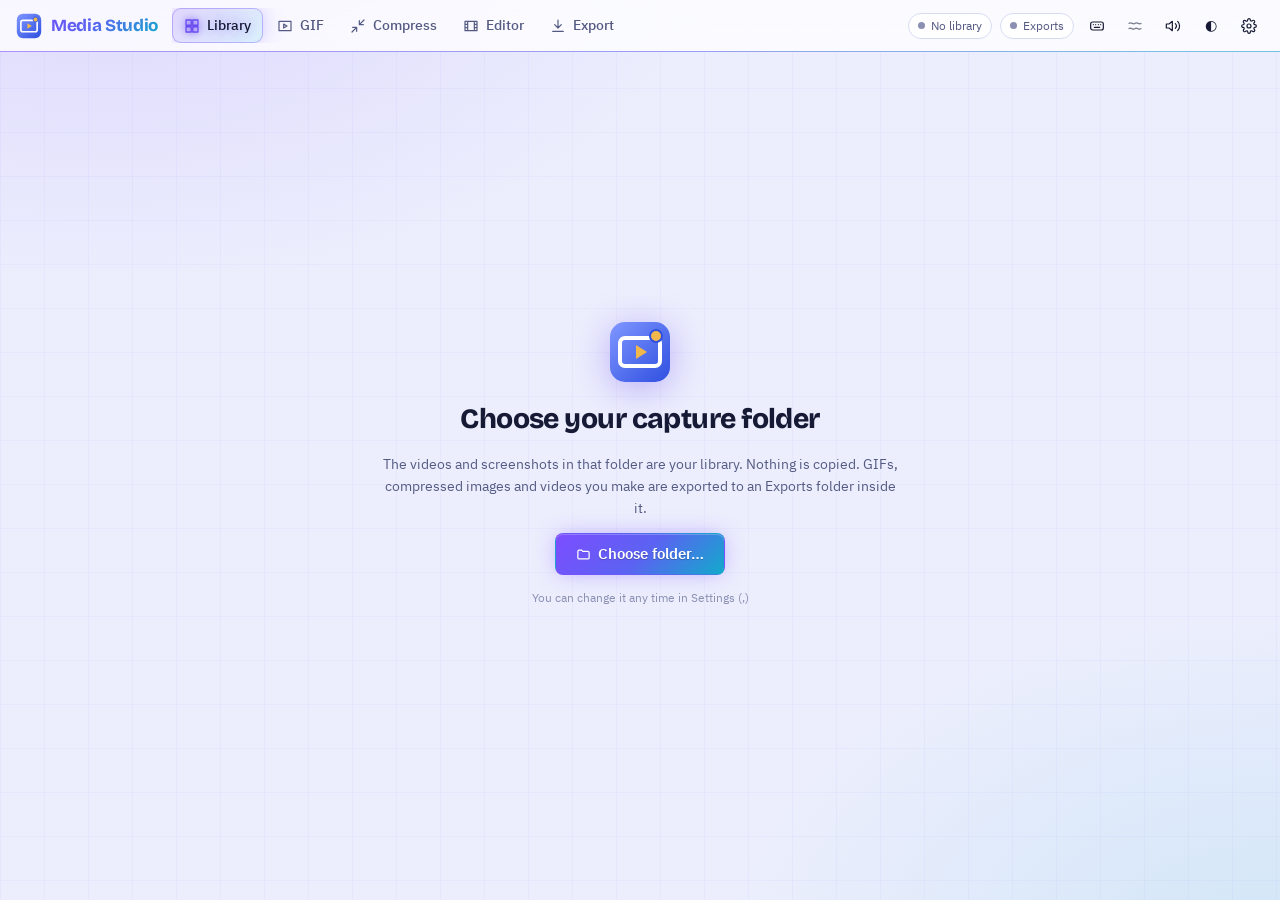
<file: index.html>
<!doctype html>
<html lang="en">
<head>
<meta charset="utf-8">
<meta name="viewport" content="width=device-width, initial-scale=1">
<title>Media Studio</title>
<script>
try {
  var d = document.documentElement, L = localStorage;
  d.dataset.skin = L.getItem("ms.skin") || "neon";
  if (L.getItem("ms.theme")) d.dataset.theme = L.getItem("ms.theme");
  if (L.getItem("ms.motion")) d.dataset.motion = L.getItem("ms.motion");
} catch (e) { document.documentElement.dataset.skin = "neon"; }
</script>
<link rel="icon" href="app/icon.svg" type="image/svg+xml">
<link rel="stylesheet" href="app/style.css">
</head>
<body>
<div class="app">
  <header class="top">
    <div class="brand"><img src="app/icon.svg" alt="" width="26" height="26">Media Studio</div>
    <nav class="tabs" id="tabs" role="tablist"></nav>
    <div class="status">
      <button class="pill" id="libpill" type="button"><span class="dot"></span><span>No library</span></button>
      <button class="pill qpill" id="qpill" type="button"><span class="qf" data-qf></span><span class="dot"></span><span data-qt>Exports</span></button>
      <button class="btn ghost icon-btn" id="hk" type="button" aria-pressed="false"><svg viewBox="0 0 24 24" fill="none" stroke="currentColor" stroke-width="1.8" stroke-linecap="round" stroke-linejoin="round"><rect x="2.5" y="6" width="19" height="12" rx="3"/><path d="M6.5 10h.01M10 10h.01M14 10h.01M17.5 10h.01M8 14h8"/></svg></button>
      <button class="btn ghost icon-btn" id="motion" type="button" title="Motion"></button>
      <button class="btn ghost icon-btn" id="mute" type="button" title="Sounds (M)"></button>
      <button class="btn ghost icon-btn" id="theme" type="button" title="Theme">&#9680;</button>
      <button class="btn ghost icon-btn" id="settings" type="button"><svg viewBox="0 0 24 24" fill="none" stroke="currentColor" stroke-width="1.8" stroke-linecap="round" stroke-linejoin="round"><circle cx="12" cy="12" r="3"/><path d="M19.4 15a1.7 1.7 0 0 0 .3 1.8l.1.1a2 2 0 1 1-2.8 2.8l-.1-.1a1.7 1.7 0 0 0-1.8-.3 1.7 1.7 0 0 0-1 1.5V21a2 2 0 1 1-4 0v-.1a1.7 1.7 0 0 0-1.1-1.5 1.7 1.7 0 0 0-1.8.3l-.1.1a2 2 0 1 1-2.8-2.8l.1-.1a1.7 1.7 0 0 0 .3-1.8 1.7 1.7 0 0 0-1.5-1H3a2 2 0 1 1 0-4h.1a1.7 1.7 0 0 0 1.5-1.1 1.7 1.7 0 0 0-.3-1.8l-.1-.1a2 2 0 1 1 2.8-2.8l.1.1a1.7 1.7 0 0 0 1.8.3H9a1.7 1.7 0 0 0 1-1.5V3a2 2 0 1 1 4 0v.1a1.7 1.7 0 0 0 1 1.5 1.7 1.7 0 0 0 1.8-.3l.1-.1a2 2 0 1 1 2.8 2.8l-.1.1a1.7 1.7 0 0 0-.3 1.8V9a1.7 1.7 0 0 0 1.5 1H21a2 2 0 1 1 0 4h-.1a1.7 1.7 0 0 0-1.5 1z"/></svg></button>
    </div>
  </header>
  <main class="view" id="view"></main>
</div>
<div class="toast" id="toast" role="status" aria-live="polite"></div>
<script src="app/core/util.js"></script>
<script src="app/core/sfx.js"></script>
<script src="app/core/ui.js"></script>
<script src="app/core/db.js"></script>
<script src="app/core/lib.js"></script>
<script src="app/core/src.js"></script>
<script src="app/core/queue.js"></script>
<script src="app/gif/worker.js"></script>
<script src="app/gif/nexus.js"></script>
<script src="app/video/mp4.js"></script>
<script src="app/video/render.js"></script>
<script src="app/tabs/library.js"></script>
<script src="app/tabs/gif.js"></script>
<script src="app/tabs/compress.js"></script>
<script src="app/tabs/editor.js"></script>
<script src="app/tabs/export.js"></script>
<script src="app/core/shell.js"></script>
</body>
</html>
</file>
<file: app/style.css>
@font-face { font-family: "Bricolage Grotesque"; src: url(fonts/bricolage-grotesque-latin-wght-normal.woff2) format("woff2"); font-weight: 200 800; font-display: swap; }
@font-face { font-family: "IBM Plex Sans"; src: url(fonts/ibm-plex-sans-latin-400-normal.woff2) format("woff2"); font-weight: 400; font-display: swap; }
@font-face { font-family: "IBM Plex Sans"; src: url(fonts/ibm-plex-sans-latin-500-normal.woff2) format("woff2"); font-weight: 500; font-display: swap; }
@font-face { font-family: "IBM Plex Sans"; src: url(fonts/ibm-plex-sans-latin-600-normal.woff2) format("woff2"); font-weight: 600; font-display: swap; }
@font-face { font-family: "IBM Plex Mono"; src: url(fonts/ibm-plex-mono-latin-400-normal.woff2) format("woff2"); font-weight: 400; font-display: swap; }
@font-face { font-family: "IBM Plex Mono"; src: url(fonts/ibm-plex-mono-latin-500-normal.woff2) format("woff2"); font-weight: 500; font-display: swap; }
:root {
  --bg: #eceff3; --surface: #ffffff; --surface-2: #f5f6f8; --surface-3: #e9ecf1;
  --ink: #141a22; --ink-2: #566070; --ink-3: #8a93a3; --line: #d8dce3;
  --accent: #2f4fe0; --accent-ink: #ffffff; --accent-soft: rgba(47, 79, 224, .10);
  --mark: #d98a00; --mark-soft: rgba(217, 138, 0, .16); --neon: #e2a900;
  --danger: #b8322a; --ok: #1d7f55; --cyan: #0f8fa8; --purple: #7a4fd0; --orange: #d0681f;
  --screen: #0b0e13; --shade: rgba(20, 26, 34, .55);
  --f-display: "Bricolage Grotesque", "Segoe UI", system-ui, sans-serif;
  --f-body: "IBM Plex Sans", "Segoe UI", system-ui, sans-serif;
  --f-mono: "IBM Plex Mono", Consolas, ui-monospace, monospace;
  --r: 12px; --r-sm: 8px;
  /* motion: iOS-like curves. --spring is a damped spring (zeta .85, ~0.6% overshoot), --bounce a livelier one (zeta .7) */
  --ease: cubic-bezier(.32, .72, 0, 1);
  --ease-out: cubic-bezier(.22, 1, .36, 1);
  --spring: linear(0, .018, .065, .13, .206, .287, .369, .449, .524, .594, .658, .715, .765, .809, .846, .878, .905, .927, .946, .96, .972, .982, .989, .995, .999, 1.002, 1.004, 1.005, 1.006, 1.006, 1.006, 1.006, 1.006, 1.005, 1.005, 1.004, 1.004, 1.003, 1.003, 1.002, 1);
  --bounce: linear(0, .023, .084, .169, .267, .372, .475, .574, .665, .745, .815, .874, .923, .961, .991, 1.013, 1.029, 1.038, 1.044, 1.046, 1.045, 1.043, 1.039, 1.035, 1.03, 1.025, 1.021, 1.016, 1.013, 1.009, 1.006, 1.004, 1.002, 1.001, 1, .999, .998, .998, .998, .998, 1);
  --ring: color-mix(in srgb, var(--accent) 28%, transparent);
  --sh-1: 0 1px 2px rgba(16, 24, 40, .04), 0 1px 3px rgba(16, 24, 40, .05);
  --sh-2: 0 10px 24px -8px rgba(16, 24, 40, .14), 0 3px 6px -3px rgba(16, 24, 40, .08);
  --sh-3: 0 28px 70px -16px rgba(16, 24, 40, .38), 0 8px 20px -10px rgba(16, 24, 40, .2);
  --glow: radial-gradient(1100px 380px at 50% -220px, var(--accent-soft), transparent 70%);
  color-scheme: light;
}
@media (prefers-color-scheme: dark) { :root:not([data-theme="light"]) {
    --bg: #0d1015; --surface: #151920; --surface-2: #1b2029; --surface-3: #222834;
    --ink: #e6e9ef; --ink-2: #97a1b1; --ink-3: #687284; --line: #2a303b;
    --accent: #7f97ff; --accent-ink: #0d1015; --accent-soft: rgba(127, 151, 255, .14);
    --mark: #f2b84b; --mark-soft: rgba(242, 184, 75, .18); --neon: #ffd84a;
    --danger: #f07a70; --ok: #5cc995; --cyan: #4fd1e8; --purple: #b495ff; --orange: #ff9a52;
    --screen: #05070a; --shade: rgba(0, 0, 0, .6); color-scheme: dark;
    --sh-1: 0 1px 2px rgba(0, 0, 0, .3); --sh-2: 0 12px 28px -10px rgba(0, 0, 0, .6), 0 3px 8px -4px rgba(0, 0, 0, .4); --sh-3: 0 30px 80px -16px rgba(0, 0, 0, .75);
  } }
:root[data-theme="dark"] {
  --bg: #0d1015; --surface: #151920; --surface-2: #1b2029; --surface-3: #222834;
  --ink: #e6e9ef; --ink-2: #97a1b1; --ink-3: #687284; --line: #2a303b;
  --accent: #7f97ff; --accent-ink: #0d1015; --accent-soft: rgba(127, 151, 255, .14);
  --mark: #f2b84b; --mark-soft: rgba(242, 184, 75, .18); --neon: #ffd84a;
  --danger: #f07a70; --ok: #5cc995; --cyan: #4fd1e8; --purple: #b495ff; --orange: #ff9a52;
  --screen: #05070a; --shade: rgba(0, 0, 0, .6); color-scheme: dark;
    --sh-1: 0 1px 2px rgba(0, 0, 0, .3); --sh-2: 0 12px 28px -10px rgba(0, 0, 0, .6), 0 3px 8px -4px rgba(0, 0, 0, .4); --sh-3: 0 30px 80px -16px rgba(0, 0, 0, .75);
}
* { box-sizing: border-box; }
[hidden] { display: none !important; }
html, body { height: 100%; }
body { margin: 0; background: var(--glow), var(--bg); color: var(--ink); font: 14px/1.5 var(--f-body); -webkit-font-smoothing: antialiased; overflow: hidden; }
button, input, select, textarea { font: inherit; color: inherit; }
button { cursor: pointer; -webkit-tap-highlight-color: transparent; }
:focus-visible { outline: 2px solid var(--accent); outline-offset: 2px; transition: outline-offset .25s var(--spring); }
::selection { background: var(--ring); }
::-webkit-scrollbar { width: 11px; height: 11px; }
::-webkit-scrollbar-track { background: transparent; }
::-webkit-scrollbar-thumb { background: color-mix(in srgb, var(--ink-3) 45%, transparent); border: 3px solid transparent; background-clip: content-box; border-radius: 99px; }
::-webkit-scrollbar-thumb:hover { background-color: var(--ink-3); }
::-webkit-scrollbar-corner { background: transparent; }
.num, .mono { font-family: var(--f-mono); font-variant-numeric: tabular-nums; }
kbd { font: 500 11px/1 var(--f-mono); padding: 3px 5px; border: 1px solid var(--line); border-bottom-width: 2px; border-radius: 4px; background: var(--surface-2); color: var(--ink-2); }
h1, h2, h3 { font-family: var(--f-display); margin: 0; letter-spacing: -.01em; }
h2 { font-size: 20px; font-weight: 750; }
h3 { font-size: 15px; font-weight: 650; }
.dim { color: var(--ink-2); }
.faint { color: var(--ink-3); }
.small { font-size: 12px; }
a { color: var(--accent); }
/* ---------- shell ---------- */
.app { display: grid; grid-template-rows: auto 1fr; height: 100vh; }
.top { display: flex; align-items: center; gap: 14px; padding: 8px 16px; background: color-mix(in srgb, var(--surface) 78%, transparent); backdrop-filter: blur(18px) saturate(1.6); border-bottom: 1px solid color-mix(in srgb, var(--line) 70%, transparent); min-width: 0; position: relative; z-index: 5; }
.brand { display: flex; align-items: center; gap: 9px; font: 750 17px/1 var(--f-display); letter-spacing: -.02em; white-space: nowrap; }
.brand img, .brand svg { width: 26px; height: 26px; transition: transform .6s var(--bounce); }
.brand:hover img { transform: rotate(-8deg) scale(1.08); }
.tabs { display: flex; gap: 2px; overflow-x: auto; scrollbar-width: none; flex: 1; min-width: 0; position: relative; isolation: isolate; }
.tab { border: 0; background: none; padding: 7px 12px; border-radius: 9px; color: var(--ink-2); font-weight: 500; white-space: nowrap; display: flex; gap: 7px; align-items: center; transition: color .25s var(--ease), background-color .25s var(--ease), transform .4s var(--spring); }
.tab:hover { color: var(--ink); background: color-mix(in srgb, var(--surface-3) 55%, transparent); }
.tab:active { transform: scale(.95); transition-duration: .1s; }
.tab:focus-visible { outline-offset: -2px; }
/* .tabs scrolls: an outside ring is clipped top and bottom */
.tab[aria-selected="true"] { color: var(--accent); background: none; }
.tab svg { width: 16px; height: 16px; transition: transform .5s var(--bounce); }
.tab[aria-selected="true"] svg { transform: scale(1.12); }
/* the sliding selection behind the active tab (positioned by app.js) */
.tab-ink { position: absolute; top: 0; left: 0; height: 100%; border-radius: 9px; background: var(--accent-soft); box-shadow: inset 0 0 0 1px color-mix(in srgb, var(--accent) 18%, transparent); z-index: -1; pointer-events: none; opacity: 0; }
.tab-ink.ready { opacity: 1; transition: transform .55s var(--spring), width .55s var(--spring), opacity .2s; }
.status { display: flex; align-items: center; gap: 8px; white-space: nowrap; }
.pill { display: inline-flex; align-items: center; gap: 6px; padding: 3px 9px; border-radius: 99px; border: 1px solid var(--line); font-size: 12px; color: var(--ink-2); background: var(--surface-2); transition: border-color .25s var(--ease), background-color .25s var(--ease), color .25s var(--ease), transform .4s var(--spring); }
.pill .dot { width: 7px; height: 7px; border-radius: 50%; background: var(--ink-3); transition: background-color .4s var(--ease); }
.pill.on .dot { background: var(--ok); box-shadow: 0 0 0 3px color-mix(in srgb, var(--ok) 18%, transparent); }
.pill.warn { border-color: var(--mark); color: var(--mark); background: var(--mark-soft); }
.pill.busy { border-color: color-mix(in srgb, var(--accent) 45%, var(--line)); color: var(--accent); }
.pill.busy .dot { background: var(--accent); animation: ping 1.6s var(--ease-out) infinite; }
button.pill:hover { border-color: var(--accent); }
button.pill:active { transform: scale(.94); transition-duration: .1s; }
@keyframes pulse { 50% { opacity: .35; } }
@keyframes ping { 0% { box-shadow: 0 0 0 0 color-mix(in srgb, var(--accent) 55%, transparent); } 80%, 100% { box-shadow: 0 0 0 7px transparent; } }
.btn.icon-btn { width: 30px; height: 30px; padding: 0; border-radius: 50%; }
.btn.icon-btn svg { width: 16px; height: 16px; flex: none; }
.icon-btn.auto svg { opacity: .6; }
/* following the OS */
.view { overflow: auto; min-height: 0; scroll-behavior: smooth; }
.page { padding: 20px 22px 44px; max-width: 1500px; margin: 0 auto; }
.page-head { display: flex; align-items: end; justify-content: space-between; gap: 12px; margin-bottom: 16px; flex-wrap: wrap; }
.page-head h2 { font-size: 24px; letter-spacing: -.025em; }
.page-head p { margin: 2px 0 0; color: var(--ink-2); }
/* ---------- controls ---------- */
.btn { display: inline-flex; align-items: center; justify-content: center; gap: 7px; border: 1px solid var(--line); background: var(--surface); padding: 7px 13px; border-radius: var(--r-sm); font-weight: 500; white-space: nowrap; box-shadow: var(--sh-1);
  transition: transform .45s var(--spring), background-color .2s var(--ease), border-color .2s var(--ease), box-shadow .3s var(--ease), filter .2s var(--ease), opacity .2s var(--ease); }
.btn:hover:not(:disabled) { border-color: color-mix(in srgb, var(--ink-3) 70%, var(--line)); background: color-mix(in srgb, var(--surface-2) 50%, var(--surface)); }
.btn:active:not(:disabled) { transform: scale(.955); transition-duration: .09s; }
.btn:disabled { opacity: .45; cursor: default; box-shadow: none; }
.btn.primary { background: linear-gradient(180deg, color-mix(in srgb, var(--accent) 88%, #fff), var(--accent)); color: var(--accent-ink); border-color: var(--accent);
  box-shadow: 0 1px 0 rgba(255, 255, 255, .18) inset, 0 6px 16px -6px color-mix(in srgb, var(--accent) 65%, transparent); }
.btn.primary:hover:not(:disabled) { filter: brightness(1.07); background: linear-gradient(180deg, color-mix(in srgb, var(--accent) 88%, #fff), var(--accent)); box-shadow: 0 1px 0 rgba(255, 255, 255, .18) inset, 0 10px 22px -8px color-mix(in srgb, var(--accent) 75%, transparent); }
.btn.danger { color: var(--danger); }
.btn.danger:hover:not(:disabled) { border-color: var(--danger); background: color-mix(in srgb, var(--danger) 8%, var(--surface)); }
.btn.ghost { border-color: transparent; background: none; box-shadow: none; }
.btn.ghost:hover:not(:disabled) { background: var(--surface-2); border-color: transparent; }
.btn.sm { padding: 4px 9px; font-size: 12.5px; }
.btn svg { width: 15px; height: 15px; }
.input, select.input, textarea.input { width: 100%; border: 1px solid var(--line); background: var(--surface); padding: 7px 10px; border-radius: var(--r-sm); transition: border-color .2s var(--ease), box-shadow .3s var(--ease), background-color .2s var(--ease); }
.input:hover:not(:focus) { border-color: color-mix(in srgb, var(--ink-3) 55%, var(--line)); }
textarea.input { resize: vertical; min-height: 70px; line-height: 1.45; }
.input:focus { border-color: var(--accent); outline: none; box-shadow: 0 0 0 4px var(--ring); }
label.lab { display: block; font-size: 12px; font-weight: 600; color: var(--ink-2); margin: 0 0 4px; }
.field { margin-bottom: 12px; }
.row { display: flex; gap: 8px; align-items: center; flex-wrap: wrap; }
.row.nowrap { flex-wrap: nowrap; }
.grow { flex: 1; min-width: 0; }
.check { display: inline-flex; gap: 8px; align-items: center; cursor: pointer; user-select: none; }
/* checkboxes in labels are iOS switches */
.check input[type="checkbox"] { appearance: none; margin: 0; flex: none; width: 34px; height: 20px; border-radius: 99px; background: var(--surface-3); box-shadow: inset 0 0 0 1px var(--line); position: relative; cursor: pointer; transition: background-color .3s var(--ease), box-shadow .3s var(--ease); }
.check input[type="checkbox"]::before { content: ""; position: absolute; top: 2px; left: 2px; width: 16px; height: 16px; border-radius: 50%; background: #fff; box-shadow: 0 2px 5px rgba(0, 0, 0, .25), 0 0 0 .5px rgba(0, 0, 0, .06); transition: transform .5s var(--bounce), width .25s var(--ease); }
.check input[type="checkbox"]:active::before { width: 20px; }
.check input[type="checkbox"]:checked { background: var(--ok); box-shadow: inset 0 0 0 1px var(--ok); }
.check input[type="checkbox"]:checked::before { transform: translateX(14px); }
.check input[type="checkbox"]:checked:active::before { transform: translateX(10px); }
.seg { display: inline-flex; gap: 2px; padding: 2px; border: 1px solid var(--line); border-radius: calc(var(--r-sm) + 2px); background: var(--surface-2); }
.seg button { border: 0; background: none; padding: 5px 11px; color: var(--ink-2); font-weight: 500; border-radius: var(--r-sm); transition: background-color .3s var(--ease), color .2s var(--ease), box-shadow .3s var(--ease), transform .4s var(--spring); }
.seg button:hover { color: var(--ink); }
.seg button:active { transform: scale(.94); transition-duration: .09s; }
.seg button[aria-pressed="true"] { background: var(--surface); color: var(--accent); box-shadow: var(--sh-1), 0 0 0 .5px var(--line); }
/* Sliders: the track is one low-to-high gradient (--rg1 to --rg2) the empty part covers from the thumb on
   (--rp = 0..1, kept by app.js fillRange). Classic and Neon: a plain circle thumb; Glass: a clear glass lens (skin block below).
   Stepped sliders (.stepped) glide between steps: the thumb slides in from its old spot (--dx), the fill follows (--rp), both over --glide. */
@property --rp { syntax: "<number>"; inherits: true; initial-value: .5; }
input[type="range"] { --rp: .5; --tw: 18px; --th: 18px; --glide: .42s; height: 28px;
  --rg1: color-mix(in srgb, var(--accent) 75%, #000); --rg2: var(--accent); --rail: color-mix(in srgb, var(--ink) 13%, var(--surface));
  -webkit-appearance: none; appearance: none; background: none; cursor: pointer; accent-color: var(--rg2); }
input[type="range"]::-webkit-slider-runnable-track { height: 6px; border-radius: 99px;
  /* the empty rail over the full gradient, cut at the thumb's center */
  --x: calc(var(--tw) / 2 + (100% - var(--tw)) * var(--rp));
  background: linear-gradient(90deg, transparent var(--x), var(--rail) 0), linear-gradient(90deg, var(--rg1), var(--rg2)); }
input[type="range"]::-webkit-slider-thumb { -webkit-appearance: none; width: var(--tw); height: var(--th); margin-top: calc(3px - var(--th) / 2); border-radius: 50%;
  background: var(--rg2); box-shadow: 0 0 0 2px var(--surface), 0 1px 4px rgba(0, 0, 0, .3);
  transform: translateX(var(--dx, 0px)); transition: transform var(--glide) var(--ease-out), box-shadow .3s var(--ease); }
input[type="range"]:hover::-webkit-slider-thumb { box-shadow: 0 0 0 2px var(--surface), 0 0 0 6px color-mix(in srgb, var(--rg2) 18%, transparent), 0 1px 4px rgba(0, 0, 0, .3); }
input[type="range"]:active::-webkit-slider-thumb { transform: translateX(var(--dx, 0px)) scale(1.15); }
input[type="range"].stepped { transition: --rp var(--glide) var(--ease-out); }
input[type="range"].snap::-webkit-slider-thumb { transition: box-shadow .3s var(--ease); }
input[type="range"]:focus-visible { outline: none; }
input[type="range"]:focus-visible::-webkit-slider-thumb { box-shadow: 0 0 0 2px var(--surface), 0 0 0 5px color-mix(in srgb, var(--rg2) 55%, transparent); }
input[type="range"]::-moz-range-track { height: 6px; border-radius: 99px; background: var(--rail); }
input[type="range"]::-moz-range-progress { height: 6px; border-radius: 99px; background: linear-gradient(90deg, var(--rg1), var(--rg2)); }
input[type="range"]::-moz-range-thumb { width: var(--tw); height: var(--th); border: 0; border-radius: 50%; background: var(--rg2); box-shadow: 0 0 0 2px var(--surface), 0 1px 4px rgba(0, 0, 0, .3); }
input[type="range"]:disabled { opacity: .45; cursor: default; }
.slider { display: flex; align-items: center; gap: 8px; }
.slider input[type="range"] { flex: 1; min-width: 0; }
.slider .input { width: 90px; flex: none; }
.slider .off { color: var(--ink-3); font-size: 12px; }
.slider .auto { color: var(--ink-3); font-size: 12px; white-space: nowrap; }
.card { background: var(--surface); border: 1px solid var(--line); border-radius: var(--r); padding: 14px; box-shadow: var(--sh-1); transition: box-shadow .35s var(--ease), border-color .35s var(--ease); }
.card + .card { margin-top: 12px; }
.card h3 { margin-bottom: 10px; }
.split { display: grid; grid-template-columns: minmax(0, 1fr) 360px; gap: 14px; align-items: start; }
.split.wide-side { grid-template-columns: minmax(0, 1fr) 420px; }
@media (max-width: 1050px) { .split, .split.wide-side { grid-template-columns: 1fr; } }
.empty { padding: 40px 20px; text-align: center; color: var(--ink-2); border: 1px dashed var(--line); border-radius: var(--r); animation: fadeUp .5s var(--ease-out) both; }
.bar { height: 6px; background: var(--surface-3); border-radius: 99px; overflow: hidden; }
.bar > i { display: block; height: 100%; background: var(--accent); border-radius: 99px; transition: width .6s var(--spring); }
/* a running job's bar has a moving sheen */
.bar[data-job] > i { background: linear-gradient(90deg, var(--accent) 0 35%, color-mix(in srgb, var(--accent) 55%, #fff) 50%, var(--accent) 65% 100%) 0 0 / 300% 100%; animation: sheen 1.8s linear infinite; }
@keyframes sheen { from { background-position: 100% 0; } to { background-position: -50% 0; } }
/* spacing: one scale (4, 8, 12, 16 px) instead of one-off margins */
.mt-1 { margin-top: 4px !important; }
.mt-2 { margin-top: 8px !important; }
.mt-3 { margin-top: 12px !important; }
.mt-4 { margin-top: 16px !important; }
.mb-1 { margin-bottom: 4px !important; }
.mb-2 { margin-bottom: 8px !important; }
.mb-3 { margin-bottom: 12px !important; }
.m-0 { margin: 0 !important; }
.w-full { width: 100%; }
/* a row of actions under a result: same gap and spacing everywhere */
/* text under a heading, and the faint how-to line under a tool */
.lead { font-size: 12px; color: var(--ink-2); margin: 0 0 10px; }
.hint { font-size: 12px; color: var(--ink-3); margin: 8px 0 0; }
.actions { display: flex; gap: 6px; flex-wrap: wrap; align-items: center; margin-top: 10px; }
.btn.lg { padding: 9px 20px; font-size: 14.5px; font-weight: 600; }
details.disclosure > summary { cursor: pointer; font-size: 12px; font-weight: 600; color: var(--ink-2); user-select: none; }
details.disclosure > summary:hover { color: var(--ink); }
details.disclosure[open] > summary { margin-bottom: 8px; }
.tag { display: inline-block; max-width: 100%; overflow-wrap: anywhere; font: 500 11px/1.6 var(--f-mono); padding: 0 6px; border-radius: 4px; background: var(--surface-3); color: var(--ink-2); }
/* ---------- media grid ---------- */
.grid { display: grid; grid-template-columns: repeat(auto-fill, minmax(220px, 1fr)); gap: 10px; }
.grid.small { grid-template-columns: repeat(auto-fill, minmax(150px, 1fr)); }
.tile { position: relative; background: var(--screen); border-radius: var(--r-sm); overflow: hidden; aspect-ratio: 16 / 9; cursor: pointer; border: 2px solid transparent; animation: fadeIn .4s var(--ease-out) both;
  transition: transform .5s var(--spring), box-shadow .4s var(--ease), border-color .25s var(--ease); }
.tile:hover { transform: translateY(-3px); box-shadow: var(--sh-2); }
.tile:active { transform: scale(.975); transition-duration: .1s; }
.tile img, .tile video { width: 100%; height: 100%; object-fit: cover; display: block; transition: transform .8s var(--ease-out); }
.tile:hover img { transform: scale(1.045); }
.tile video { position: absolute; inset: 0; }
.tile .cap { position: absolute; left: 0; right: 0; bottom: 0; padding: 14px 8px 5px; background: linear-gradient(transparent, rgba(0, 0, 0, .75)); color: #fff; font-size: 11.5px; display: flex; justify-content: space-between; gap: 6px; }
.tile .cap span:first-child { overflow: hidden; text-overflow: ellipsis; white-space: nowrap; }
.tile .badge { position: absolute; top: 6px; left: 6px; display: flex; gap: 4px; }
.tile .badge b { font: 600 10.5px/1 var(--f-mono); padding: 3px 5px; border-radius: 4px; background: rgba(0, 0, 0, .65); color: #fff; }
.tile .badge b.ok { background: var(--ok); color: #04130c; }
.tile .badge b.mark { background: var(--mark); color: #1a1000; }
.tile.sel { border-color: var(--accent); }
.tile.cur { border-color: var(--mark); }
.tile .scrub { position: absolute; left: 0; bottom: 0; height: 3px; background: var(--mark); pointer-events: none; }
.tile.text-tile { background: var(--surface-2); color: var(--ink); padding: 10px; font-size: 12px; overflow: hidden; }
.tile.audio-tile { background: linear-gradient(135deg, var(--surface-3), var(--surface-2)); display: grid; place-items: center; color: var(--ink-2); }
.tile.audio-tile svg { width: 40px; height: 40px; opacity: .7; }
/* ---------- viewer ---------- */
.viewer { background: var(--screen); border-radius: var(--r); overflow: hidden; position: relative; }
.viewer video, .viewer img { width: 100%; max-height: 62vh; display: block; object-fit: contain; background: var(--screen); }
.viewer .zoom-layer { display: block; }
.viewer.svg-view, .viewer.svg-view img { background: var(--surface-2); }
.viewer.svg-view img { padding: 10px; }
.viewer:fullscreen { border-radius: 0; display: grid; place-items: center; }
.viewer:fullscreen .zoom-layer { width: 100%; }
.viewer:fullscreen video, .viewer:fullscreen img { max-height: 100vh; }
/* Library: the stage stays fullscreen while prev / next swap the viewer inside it */
.gal-stage:fullscreen { background: var(--screen); display: grid; }
.gal-stage:fullscreen > .viewer { border-radius: 0; display: grid; place-items: center; }
.gal-stage:fullscreen .zoom-layer { width: 100%; }
.gal-stage:fullscreen video, .gal-stage:fullscreen img { max-height: 100vh; }
/* zoom and pan (app.js zoomable) */
.zoomable { position: relative; overflow: hidden; touch-action: none; }
.zoom-target { transform-origin: 0 0; }
.zoomable.zoomed, .zoomable.can-pan { cursor: grab; }
.zoomable.panning { cursor: grabbing; }
.zoom-ui { position: absolute; top: 8px; right: 8px; z-index: 4; display: flex; align-items: center; gap: 2px; padding: 2px 2px 2px 8px; border-radius: 99px; background: rgba(10, 12, 16, .62); backdrop-filter: blur(8px); color: #fff;
  font-size: 11px; opacity: 0; transition: opacity .2s var(--ease); }
.zoomable:hover > .zoom-ui, .zoomable.zoomed > .zoom-ui, .zoom-ui:focus-within { opacity: 1; }
.zoom-ui .num { min-width: 36px; text-align: right; opacity: .85; }
.zb { border: 0; background: none; color: inherit; width: 26px; height: 26px; border-radius: 99px; display: inline-grid; place-items: center; padding: 0; font-size: 13px; line-height: 1; transition: background-color .2s var(--ease); }
.zb:hover { background: rgba(255, 255, 255, .16); }
.zb svg { width: 14px; height: 14px; }
.zb.on { color: var(--mark); }
/* the video bar: over the bottom edge, outside the zoomed layer; shown on hover and while paused */
.vbar { position: absolute; left: 8px; right: 8px; bottom: 8px; z-index: 4; display: flex; align-items: center; gap: 6px; padding: 3px 10px 3px 3px; border-radius: 99px; background: rgba(10, 12, 16, .62);
  backdrop-filter: blur(8px); color: #fff; font-size: 11px; opacity: 0; transition: opacity .25s var(--ease); }
.viewer:hover > .vbar, .viewer.paused > .vbar, .vbar:focus-within { opacity: 1; }
.vbar input[type="range"] { flex: 1; min-width: 60px; --rail: rgba(255, 255, 255, .22); }
.vbar .num { opacity: .85; white-space: nowrap; }
.transport { display: flex; align-items: center; gap: 10px; padding: 8px 10px; background: var(--surface); border: 1px solid var(--line); border-top: 0; border-radius: 0 0 var(--r) var(--r); flex-wrap: wrap; }
.timeline-mini { position: relative; height: 34px; background: var(--surface-2); border-radius: 6px; cursor: pointer; flex: 1; min-width: 200px; overflow: hidden; }
.timeline-mini .sel { position: absolute; top: 0; bottom: 0; background: var(--mark-soft); border-left: 2px solid var(--mark); border-right: 2px solid var(--mark); }
.timeline-mini .take { position: absolute; top: 22px; height: 8px; background: var(--accent); border-radius: 2px; opacity: .7; }
.timeline-mini .ph { position: absolute; top: 0; bottom: 0; width: 2px; background: var(--ink); }
/* ---------- lists ---------- */
.list { display: flex; flex-direction: column; gap: 6px; }
.item { display: flex; gap: 10px; align-items: center; padding: 8px 10px; border: 1px solid var(--line); border-radius: var(--r-sm); background: var(--surface); min-width: 0;
  transition: background-color .25s var(--ease), border-color .25s var(--ease), transform .45s var(--spring), box-shadow .3s var(--ease); }
.item[style*="cursor:pointer"]:hover, button.item:hover { background: var(--surface-2); }
.item[style*="cursor:pointer"]:active, button.item:active { transform: scale(.98); transition-duration: .09s; }
.item .grow { overflow: hidden; text-overflow: ellipsis; white-space: nowrap; }
.item.active, .item.active:hover { border-color: var(--accent); background: var(--accent-soft); }
.item.done { opacity: .7; }
/* ---------- modal, toast, tray ---------- */
.modal-back { position: fixed; inset: 0; background: var(--shade); backdrop-filter: blur(6px) saturate(1.2); display: grid; place-items: center; z-index: 50; padding: 16px; animation: fadeIn .3s var(--ease) both; }
.modal { background: var(--surface); border: 1px solid color-mix(in srgb, var(--line) 60%, transparent); border-radius: 18px; width: min(860px, 100%); max-height: 86vh; display: flex; flex-direction: column; box-shadow: var(--sh-3); animation: sheetIn .6s var(--spring) both; }
.modal-back.out { animation: fadeOut .22s var(--ease) both; pointer-events: none; }
.modal-back.out .modal { animation: sheetOut .22s var(--ease) both; }
@keyframes sheetIn { from { opacity: 0; transform: translateY(18px) scale(.94); } to { opacity: 1; transform: none; } }
@keyframes sheetOut { to { opacity: 0; transform: translateY(8px) scale(.97); } }
.modal header { padding: 14px 16px; border-bottom: 1px solid var(--line); display: flex; align-items: center; gap: 10px; }
.modal .body { padding: 14px 16px; overflow: auto; }
.modal footer { padding: 12px 16px; border-top: 1px solid var(--line); display: flex; justify-content: flex-end; gap: 8px; }
/* toast: a pill that springs up from the bottom edge */
.toast { position: fixed; bottom: 22px; left: 50%; display: flex; align-items: center; gap: 10px; background: color-mix(in srgb, var(--ink) 92%, transparent); backdrop-filter: blur(14px); color: var(--bg); padding: 9px 18px 9px 10px; border-radius: 99px; z-index: 60; font-weight: 500; max-width: 90vw; box-shadow: var(--sh-3);
  opacity: 0; transform: translate(-50%, 24px) scale(.9); pointer-events: none; transition: opacity .25s var(--ease), transform .3s var(--ease); }
.toast.show { opacity: 1; transform: translate(-50%, 0) scale(1); pointer-events: auto; transition: opacity .2s var(--ease), transform .6s var(--bounce); }
.toast .ti { width: 22px; height: 22px; flex: none; border-radius: 50%; display: grid; place-items: center; background: var(--ok); color: #fff; font-size: 12px; font-weight: 700; }
.toast.show .ti { animation: iconPop .55s .08s var(--bounce) both; }
.toast.err { background: var(--danger); color: #fff; }
.toast.err .ti { background: rgba(255, 255, 255, .22); }
@keyframes iconPop { from { transform: scale(0) rotate(-30deg); } to { transform: none; } }
@keyframes popIn { from { opacity: 0; transform: translateY(-6px) scale(.94); } to { opacity: 1; transform: none; } }
@keyframes fadeIn { from { opacity: 0; } }
@keyframes fadeOut { to { opacity: 0; } }
@keyframes fadeUp { from { opacity: 0; transform: translateY(6px); } }
.input.sel-sm { width: auto; max-width: 60%; padding: 3px 8px; font-size: 12.5px; }
.clamp3 { display: -webkit-box; -webkit-line-clamp: 3; -webkit-box-orient: vertical; overflow: hidden; }
/* ---------- editor ---------- */
.ed-stage { background: var(--screen); border-radius: var(--r); position: relative; overflow: hidden; aspect-ratio: 16 / 9; max-height: 52vh; margin: 0 auto; }
.ed-stage canvas { width: 100%; height: 100%; display: block; }
.tracks { background: var(--surface); border: 1px solid var(--line); border-radius: var(--r); padding: 8px; overflow-x: auto; user-select: none; }
.track { display: grid; grid-template-columns: 74px 1fr; align-items: stretch; min-height: 44px; }
.track + .track { border-top: 1px solid var(--line); }
.track .tname { font: 600 11px/1 var(--f-mono); color: var(--ink-2); display: flex; align-items: center; padding-left: 4px; }
.track .lane { position: relative; height: 44px; }
.clip { position: absolute; top: 5px; bottom: 5px; border-radius: 6px; overflow: hidden; font-size: 11px; color: #fff; padding: 3px 6px; white-space: nowrap; text-overflow: ellipsis; cursor: grab; border: 2px solid transparent; background-size: auto 100%; background-repeat: repeat-x; }
.clip.v { background-color: #3b54d6; }
.clip.o { background-color: #8a50d0; }
.clip.t { background-color: #b06a12; }
.clip.a { background-color: #1d8a5e; }
.clip.sel { border-color: var(--mark); }
.clip .h { position: absolute; top: 0; bottom: 0; width: 7px; cursor: ew-resize; }
.clip .h.l { left: 0; }
.clip .h.r { right: 0; }
.clip span { position: relative; text-shadow: 0 1px 2px rgba(0, 0, 0, .6); }
.ruler { position: relative; height: 18px; margin-left: 74px; font: 10px/18px var(--f-mono); color: var(--ink-3); cursor: pointer; }
.ruler i { position: absolute; top: 0; height: 18px; border-left: 1px solid var(--line); padding-left: 3px; font-style: normal; }
.playhead { position: absolute; top: 0; bottom: 0; width: 2px; background: var(--danger); pointer-events: none; z-index: 3; }
.props .field { margin-bottom: 9px; }
.props .two { display: grid; grid-template-columns: 1fr 1fr; gap: 8px; }
/* ---------- image editor ---------- */
.img-stage { background: repeating-conic-gradient(var(--surface-3) 0 25%, var(--surface-2) 0 50%) 50% / 20px 20px; border-radius: var(--r); display: grid; place-items: center; min-height: 420px; overflow: hidden; position: relative; }
.img-stage canvas { max-width: 100%; max-height: 64vh; display: block; touch-action: none; }
/* Settings: topics on the left (sticky), one topic's rows on the right; a row = title + note, its control on the right */
.settings { display: grid; grid-template-columns: 188px minmax(0, 1fr); gap: 22px; min-height: min(64vh, 600px); }
.set-nav { position: sticky; top: 0; align-self: start; display: flex; flex-direction: column; gap: 2px; padding-right: 14px; border-right: 1px solid var(--line); }
.set-nav button { display: flex; align-items: center; gap: 10px; border: 0; background: none; color: var(--ink-2); font: inherit; font-size: 13px; text-align: left;
  padding: 8px 10px; border-radius: var(--r-sm); cursor: pointer; transition: background-color .2s var(--ease), color .2s var(--ease); }
.set-nav button svg { width: 17px; height: 17px; flex: none; opacity: .8; }
.set-nav button:hover { background: var(--surface-2); color: var(--ink); }
.set-nav button[aria-selected="true"] { background: var(--accent-soft); color: var(--accent); font-weight: 600; }
.set-nav button[aria-selected="true"] svg { opacity: 1; }
.set-sec { animation: fadeUp .28s var(--ease) both; }
.set-h { font-size: 18px; margin: 2px 0 10px; }
.set-g { font-size: 11px; font-weight: 700; letter-spacing: .08em; text-transform: uppercase; color: var(--ink-3); margin: 22px 0 2px; }
.set-row { display: flex; align-items: center; gap: 18px; padding: 12px 0; border-bottom: 1px solid var(--line); }
.set-row:last-child { border-bottom: 0; }
.set-row.col { flex-direction: column; align-items: stretch; gap: 2px; }
.set-row .grow { min-width: 0; }
.set-t { font-weight: 600; font-size: 13.5px; margin-bottom: 2px; }
.set-ctl { flex: none; display: flex; align-items: center; gap: 8px; }
@media (max-width: 680px) { .settings { grid-template-columns: minmax(0, 1fr); gap: 12px; } .set-nav { position: static; flex-direction: row; overflow-x: auto; padding: 0 0 8px; border-right: 0; border-bottom: 1px solid var(--line); } .set-nav button { flex: none; } .set-row { flex-wrap: wrap; } }
.ellipsis { overflow: hidden; text-overflow: ellipsis; white-space: nowrap; min-width: 0; }
.nw { white-space: nowrap; }
.t-danger { color: var(--danger); }
.t-mark { color: var(--mark); }
.t-ok { color: var(--ok); }
.tag.t-mark { background: var(--mark-soft); }
/* "you are here": the item a jump landed on flashes */
.flash { animation: flash 1.6s var(--ease-out) both; position: relative; z-index: 1; }
@keyframes flash {
  0% { box-shadow: 0 0 0 0 var(--mark), 0 0 0 0 transparent; transform: scale(1); }
  12% { box-shadow: 0 0 0 3px var(--mark), 0 0 28px 6px var(--mark-soft); transform: scale(1.035); }
  30% { transform: scale(1); }
  70% { box-shadow: 0 0 0 3px var(--mark), 0 0 22px 4px var(--mark-soft); }
  100% { box-shadow: 0 0 0 0 transparent, 0 0 0 0 transparent; }
}
/* views redrawn every snapshot: no entrance animation, or it replays forever */
.live .empty { animation: none; }
/* theme switch: app.js grows the new theme as a circle; no default crossfade */
::view-transition-old(root), ::view-transition-new(root) { animation: none; mix-blend-mode: normal; }
/* motion: follows the OS unless the header toggle forces it (html[data-motion=on|off]) */
@media (prefers-reduced-motion: reduce) { :root:not([data-motion="on"]) *, :root:not([data-motion="on"]) *::before, :root:not([data-motion="on"]) *::after { animation-duration: .01ms !important; animation-iteration-count: 1 !important; transition-duration: .01ms !important; scroll-behavior: auto !important; } }
:root[data-motion="off"] *, :root[data-motion="off"] *::before, :root[data-motion="off"] *::after { animation-duration: .01ms !important; animation-iteration-count: 1 !important; transition-duration: .01ms !important; scroll-behavior: auto !important; }
/* Library gallery: tile size, list view, prev/next in the viewer */
.lib-view { gap: 8px; flex: 1; min-width: 260px; }
.lib-view input[type=range] { width: 120px; }
.lib-sort { width: auto; padding-top: 4px; padding-bottom: 4px; }
.grid.lib-grid { grid-template-columns: repeat(auto-fill, minmax(var(--lib-tile, 220px), 1fr)); }
.lib-list { display: flex; flex-direction: column; gap: 4px; }
.tile.lib-row { aspect-ratio: auto; display: flex; align-items: center; gap: 10px; padding: 4px 10px 4px 4px; background: var(--surface-2); }
.tile.lib-row:hover { transform: none; }
.lib-thumb { width: 64px; height: 40px; flex: none; border-radius: 4px; overflow: hidden; background: var(--screen); display: grid; place-items: center; color: var(--ink-3); }
.lib-thumb img { width: 100%; height: 100%; object-fit: cover; }
/* Library: videos play over their poster while hovered (library.js hoverPlay); shown once the first frame is ready */
.lib-thumb { position: relative; }
video.hover-play { position: absolute; inset: 0; width: 100%; height: 100%; object-fit: cover; opacity: 0; transition: opacity .25s var(--ease); pointer-events: none; }
video.hover-play.on { opacity: 1; }
.lib-grid.fit video.hover-play { object-fit: contain; }
.lib-text { min-width: 0; }
.lib-meta { white-space: nowrap; }
.gal-nav { position: absolute; top: 50%; z-index: 4; transform: translateY(-50%); width: 36px; height: 56px; border: 0; border-radius: 8px; background: rgba(10, 12, 16, .55); color: #fff; font-size: 26px; cursor: pointer; opacity: 0; transition: opacity .2s; }
.gal-nav.prev { left: 8px; }
.gal-nav.next { right: 8px; }
.viewer:hover > .gal-nav, .gal-stage:fullscreen .gal-nav { opacity: .85; }
.gal-nav:hover { opacity: 1 !important; background: rgba(10, 12, 16, .8); }
.gal-count { position: absolute; top: 10px; left: 10px; z-index: 4; font-size: 11.5px; padding: 2px 8px; border-radius: 99px; background: rgba(10, 12, 16, .55); color: #fff; opacity: 0; transition: opacity .2s; }
.viewer:hover > .gal-count, .gal-stage:fullscreen .gal-count { opacity: .85; }
/* ---------- motion kit (both skins; the motion toggle and reduce-motion rules above govern all of it) ---------- */
@keyframes spin { to { transform: rotate(360deg); } }
@keyframes bob { 50% { transform: translateY(-4px); } }
@keyframes popTile { from { opacity: 0; transform: translateY(10px) scale(.94); } }
@keyframes shimmer { from { background-position: 150% 0; } to { background-position: -50% 0; } }
@keyframes glowPulse { 0%, 100% { box-shadow: 0 0 0 0 transparent; } 50% { box-shadow: 0 0 18px -2px color-mix(in srgb, var(--accent) 55%, transparent); } }
.skel { border-radius: var(--r-sm); background: linear-gradient(100deg, var(--surface-2) 30%, var(--surface-3) 50%, var(--surface-2) 70%) 0 0 / 300% 100%; animation: shimmer 1.4s linear infinite; min-height: 14px; }
.tile { animation-name: popTile; animation-duration: .5s; animation-timing-function: var(--spring); }
@supports (animation-delay: calc(sibling-index() * 1ms)) { .grid .tile { animation-delay: calc(min(sibling-index(), 18) * 22ms); } }
@keyframes sheetIn { from { opacity: 0; transform: translateY(18px) scale(.94); filter: blur(8px); } to { opacity: 1; transform: none; filter: none; } }
/* ---------- Neon skin (default). Classic = the tokens above. Settings > Appearance picks; html[data-skin] ---------- */
:root[data-skin="neon"] {
  --bg: #eceefd; --surface: #ffffff; --surface-2: #f3f4fe; --surface-3: #e5e8fa;
  --ink: #161a35; --ink-2: #545a82; --ink-3: #8b90b3; --line: #d7dbf2;
  --accent: #6b4cf0; --accent-ink: #ffffff; --accent-soft: rgba(107, 76, 240, .11);
  --cyan: #0b94b3; --purple: #7c4dff; --neon: #e0a800;
  --screen: #0a0b1e; --shade: rgba(22, 26, 53, .5);
  --grad: linear-gradient(135deg, #7c4dff, #5b63f2 52%, #12aacb);
  --glass: color-mix(in srgb, var(--surface) 70%, transparent);
  --edge: linear-gradient(135deg, rgba(124, 77, 255, .55), rgba(91, 99, 242, .18) 45%, rgba(18, 170, 203, .5));
  --glow-1: 0 0 22px -4px rgba(124, 77, 255, .5); --glow-2: 0 0 24px -6px rgba(18, 170, 203, .5);
  --glow: radial-gradient(900px 520px at 8% -8%, rgba(124, 77, 255, .14), transparent 70%), radial-gradient(800px 480px at 100% 105%, rgba(18, 170, 203, .12), transparent 70%),
          linear-gradient(rgba(107, 76, 240, .045) 1px, transparent 1px) 0 0 / 44px 44px, linear-gradient(90deg, rgba(107, 76, 240, .045) 1px, transparent 1px) 0 0 / 44px 44px;
  --sh-1: 0 1px 2px rgba(60, 50, 140, .06), 0 1px 3px rgba(60, 50, 140, .06);
  --sh-2: 0 12px 28px -10px rgba(60, 50, 140, .22), 0 3px 8px -4px rgba(60, 50, 140, .1);
}
@media (prefers-color-scheme: dark) { :root[data-skin="neon"]:not([data-theme="light"]) {
    --bg: #0a0b1e; --surface: #12142e; --surface-2: #181b3b; --surface-3: #212551;
    --ink: #e9ebff; --ink-2: #a0a5d2; --ink-3: #6d739f; --line: #2a2e5c;
    --accent: #9a86ff; --accent-ink: #ffffff; --accent-soft: rgba(154, 134, 255, .16);
    --cyan: #3fe0f5; --purple: #b79cff; --neon: #ffd84a;
    --screen: #04050f; --shade: rgba(3, 4, 14, .66);
    --grad: linear-gradient(135deg, #8b5cf6, #6366f1 52%, #22d3ee);
    --edge: linear-gradient(135deg, rgba(139, 92, 246, .75), rgba(99, 102, 241, .22) 45%, rgba(34, 211, 238, .65));
    --glow-1: 0 0 26px -4px rgba(139, 92, 246, .65); --glow-2: 0 0 26px -6px rgba(34, 211, 238, .55);
    --glow: radial-gradient(900px 520px at 8% -8%, rgba(139, 92, 246, .22), transparent 70%), radial-gradient(800px 480px at 100% 105%, rgba(34, 211, 238, .14), transparent 70%),
            linear-gradient(rgba(139, 92, 246, .06) 1px, transparent 1px) 0 0 / 44px 44px, linear-gradient(90deg, rgba(139, 92, 246, .06) 1px, transparent 1px) 0 0 / 44px 44px;
    --sh-1: 0 1px 2px rgba(0, 0, 0, .35); --sh-2: 0 12px 28px -10px rgba(0, 0, 0, .65), 0 3px 8px -4px rgba(0, 0, 0, .45);
  } }
:root[data-skin="neon"][data-theme="dark"] {
  --bg: #0a0b1e; --surface: #12142e; --surface-2: #181b3b; --surface-3: #212551;
  --ink: #e9ebff; --ink-2: #a0a5d2; --ink-3: #6d739f; --line: #2a2e5c;
  --accent: #9a86ff; --accent-ink: #ffffff; --accent-soft: rgba(154, 134, 255, .16);
  --cyan: #3fe0f5; --purple: #b79cff; --neon: #ffd84a;
  --screen: #04050f; --shade: rgba(3, 4, 14, .66);
  --grad: linear-gradient(135deg, #8b5cf6, #6366f1 52%, #22d3ee);
  --edge: linear-gradient(135deg, rgba(139, 92, 246, .75), rgba(99, 102, 241, .22) 45%, rgba(34, 211, 238, .65));
  --glow-1: 0 0 26px -4px rgba(139, 92, 246, .65); --glow-2: 0 0 26px -6px rgba(34, 211, 238, .55);
  --glow: radial-gradient(900px 520px at 8% -8%, rgba(139, 92, 246, .22), transparent 70%), radial-gradient(800px 480px at 100% 105%, rgba(34, 211, 238, .14), transparent 70%),
          linear-gradient(rgba(139, 92, 246, .06) 1px, transparent 1px) 0 0 / 44px 44px, linear-gradient(90deg, rgba(139, 92, 246, .06) 1px, transparent 1px) 0 0 / 44px 44px;
  --sh-1: 0 1px 2px rgba(0, 0, 0, .35); --sh-2: 0 12px 28px -10px rgba(0, 0, 0, .65), 0 3px 8px -4px rgba(0, 0, 0, .45);
}
:root[data-skin="neon"] body { background: var(--glow), var(--bg); background-attachment: fixed; }
/* header: glass with a gradient hairline; tabs glow when selected */
:root[data-skin="neon"] .top::after { content: ""; position: absolute; left: 0; right: 0; bottom: -1px; height: 1px; background: var(--grad); opacity: .55; pointer-events: none; }
:root[data-skin="neon"] .brand { background: var(--grad); -webkit-background-clip: text; background-clip: text; color: transparent; }
:root[data-skin="neon"] .tab[aria-selected="true"] { color: var(--ink); text-shadow: 0 0 14px color-mix(in srgb, var(--accent) 70%, transparent); }
:root[data-skin="neon"] .tab[aria-selected="true"] svg { color: var(--accent); filter: drop-shadow(0 0 4px var(--accent)); }
:root[data-skin="neon"] .tab-ink { background: linear-gradient(135deg, color-mix(in srgb, #8b5cf6 22%, transparent), color-mix(in srgb, #22d3ee 16%, transparent)); box-shadow: inset 0 0 0 1px color-mix(in srgb, var(--accent) 35%, transparent), var(--glow-1); }
/* glass: pills, buttons, inputs */
:root[data-skin="neon"] .pill, :root[data-skin="neon"] .btn, :root[data-skin="neon"] .seg { background: var(--glass); backdrop-filter: blur(10px); }
:root[data-skin="neon"] .btn:hover:not(:disabled) { border-color: color-mix(in srgb, var(--accent) 55%, var(--line)); box-shadow: var(--glow-1); }
:root[data-skin="neon"] .btn.primary { background: var(--grad); color: #fff; border-color: transparent; text-shadow: 0 1px 1px rgba(0, 0, 0, .25);
  box-shadow: 0 1px 0 rgba(255, 255, 255, .22) inset, var(--glow-1); }
:root[data-skin="neon"] .btn.primary:hover:not(:disabled) { background: var(--grad); filter: brightness(1.1) saturate(1.1); box-shadow: 0 1px 0 rgba(255, 255, 255, .22) inset, var(--glow-1), var(--glow-2); }
:root[data-skin="neon"] .btn.ghost { background: none; backdrop-filter: none; }
:root[data-skin="neon"] .btn.ghost:hover:not(:disabled) { background: var(--accent-soft); box-shadow: none; }
:root[data-skin="neon"] .btn.danger:hover:not(:disabled) { box-shadow: 0 0 18px -4px color-mix(in srgb, var(--danger) 60%, transparent); }
:root[data-skin="neon"] .pill.on .dot { box-shadow: 0 0 0 3px color-mix(in srgb, var(--ok) 20%, transparent), 0 0 10px var(--ok); }
:root[data-skin="neon"] .pill.busy { box-shadow: var(--glow-1); }
:root[data-skin="neon"] .input { background: color-mix(in srgb, var(--surface) 78%, transparent); }
:root[data-skin="neon"] .input:focus { border-color: var(--accent); box-shadow: 0 0 0 3px var(--ring), var(--glow-1); }
:root[data-skin="neon"] :focus-visible { outline-color: var(--accent); box-shadow: 0 0 0 4px var(--ring); }
:root[data-skin="neon"] .tab:focus-visible { box-shadow: inset 0 0 0 4px var(--ring); }
:root[data-skin="neon"] .seg button[aria-pressed="true"] { background: var(--accent-soft); color: var(--ink); box-shadow: inset 0 0 0 1px color-mix(in srgb, var(--accent) 50%, transparent), var(--glow-1); }
:root[data-skin="neon"] .check input[type="checkbox"]:checked { background: var(--grad); box-shadow: var(--glow-1); }
:root[data-skin="neon"] input[type="range"] { --rg1: #4a00c0; --rg2: #a800b8; }
/* cards: glass with a gradient hairline */
:root[data-skin="neon"] .card, :root[data-skin="neon"] .tracks { position: relative; background: var(--glass); border-color: transparent; }
:root[data-skin="neon"] .card::before, :root[data-skin="neon"] .tracks::before, :root[data-skin="neon"] .modal::before {
  content: ""; position: absolute; inset: 0; border-radius: inherit; padding: 1px; background: var(--edge); pointer-events: none;
  -webkit-mask: linear-gradient(#000 0 0) content-box, linear-gradient(#000 0 0); -webkit-mask-composite: xor; mask: linear-gradient(#000 0 0) content-box exclude, linear-gradient(#000 0 0); }
:root[data-skin="neon"] .card:hover { box-shadow: var(--sh-2), var(--glow-1); }
:root[data-skin="neon"] .item { background: var(--glass); }
:root[data-skin="neon"] .item.active { border-color: color-mix(in srgb, var(--accent) 70%, transparent); box-shadow: var(--glow-1); }
:root[data-skin="neon"] .empty { border-color: color-mix(in srgb, var(--accent) 35%, var(--line)); background: color-mix(in srgb, var(--surface) 40%, transparent); }
:root[data-skin="neon"] .empty::before { content: "✦"; display: block; font-size: 20px; line-height: 1; margin-bottom: 8px; color: var(--accent); text-shadow: 0 0 12px var(--accent); animation: bob 2.6s ease-in-out infinite; }
/* progress */
:root[data-skin="neon"] .bar > i { background: var(--grad); box-shadow: 0 0 10px -1px color-mix(in srgb, var(--accent) 60%, transparent); }
:root[data-skin="neon"] .bar[data-job] > i { background: linear-gradient(90deg, #7c4dff 0 20%, #22d3ee 50%, #7c4dff 80% 100%) 0 0 / 300% 100%; animation: sheen 1.8s linear infinite; }
/* tiles */
:root[data-skin="neon"] .tile:hover { box-shadow: var(--sh-2), var(--glow-1); }
:root[data-skin="neon"] .tile.sel { box-shadow: 0 0 0 1px var(--accent), var(--glow-1); }
/* floating layers: glass + blur */
:root[data-skin="neon"] .modal { position: relative; background: color-mix(in srgb, var(--surface) 86%, transparent); backdrop-filter: blur(22px) saturate(1.5); border-color: transparent; box-shadow: var(--sh-3), var(--glow-1); }
:root[data-skin="neon"] .toast { background: color-mix(in srgb, var(--surface) 88%, transparent); color: var(--ink); border: 1px solid color-mix(in srgb, var(--accent) 45%, transparent); box-shadow: var(--sh-3), var(--glow-1); }
:root[data-skin="neon"] .toast.err { background: color-mix(in srgb, var(--danger) 82%, #000); color: #fff; border-color: var(--danger); box-shadow: var(--sh-3), 0 0 22px -4px var(--danger); }
/* ---------- Glass skin: frosted panes over a soft blue, violet and pink wash; white rims; sliders keep the glass lens ---------- */
:root[data-skin="glass"] {
  --bg: #d3dbf7; --surface: #ffffff; --surface-2: #eef1fd; --surface-3: #dfe4f8;
  --ink: #1b2150; --ink-2: #4a5285; --ink-3: #7d84b0; --line: #c6cdec;
  --accent: #4f6bff; --accent-ink: #ffffff; --accent-soft: rgba(79, 107, 255, .12);
  --purple: #8a5cf0; --cyan: #1597c9;
  --screen: #0e1236; --shade: rgba(27, 33, 80, .4);
  --grad: linear-gradient(135deg, #5b7cff, #9b7bff 55%, #ff8fcf);
  --glass: rgba(255, 255, 255, .46); --glass-line: rgba(255, 255, 255, .75); --glass-hi: rgba(255, 255, 255, .7);
  --glow: radial-gradient(900px 600px at 0% 0%, rgba(91, 124, 255, .45), transparent 65%), radial-gradient(800px 600px at 100% 100%, rgba(255, 143, 207, .45), transparent 65%),
          radial-gradient(700px 500px at 70% 30%, rgba(155, 123, 255, .35), transparent 70%);
  --sh-1: 0 1px 2px rgba(40, 50, 120, .06); --sh-2: 0 14px 34px -14px rgba(40, 50, 120, .3), 0 3px 8px -4px rgba(40, 50, 120, .1);
}
@media (prefers-color-scheme: dark) { :root[data-skin="glass"]:not([data-theme="light"]) {
    --bg: #1b1f4e; --surface: #262c62; --surface-2: #2d3470; --surface-3: #373e80;
    --ink: #f4f6ff; --ink-2: #c4c9ee; --ink-3: #8f95c6; --line: #424a8c;
    --accent: #93b0ff; --accent-ink: #141838; --accent-soft: rgba(147, 176, 255, .16);
    --purple: #c0a2ff; --cyan: #7fdcff;
    --screen: #0a0c26; --shade: rgba(8, 10, 34, .55);
    --grad: linear-gradient(135deg, #6a8cff, #a87bff 55%, #ff9ad5);
    --glass: rgba(255, 255, 255, .09); --glass-line: rgba(255, 255, 255, .2); --glass-hi: rgba(255, 255, 255, .28);
    --glow: radial-gradient(900px 640px at 0% 0%, rgba(70, 100, 230, .55), transparent 65%), radial-gradient(800px 600px at 100% 100%, rgba(225, 110, 180, .45), transparent 65%),
            radial-gradient(700px 520px at 65% 35%, rgba(130, 80, 220, .45), transparent 70%);
    --sh-1: 0 1px 2px rgba(0, 0, 0, .3); --sh-2: 0 16px 36px -14px rgba(0, 0, 0, .55), 0 3px 8px -4px rgba(0, 0, 0, .35);
  } }
:root[data-skin="glass"][data-theme="dark"] {
  --bg: #1b1f4e; --surface: #262c62; --surface-2: #2d3470; --surface-3: #373e80;
  --ink: #f4f6ff; --ink-2: #c4c9ee; --ink-3: #8f95c6; --line: #424a8c;
  --accent: #93b0ff; --accent-ink: #141838; --accent-soft: rgba(147, 176, 255, .16);
  --purple: #c0a2ff; --cyan: #7fdcff;
  --screen: #0a0c26; --shade: rgba(8, 10, 34, .55);
  --grad: linear-gradient(135deg, #6a8cff, #a87bff 55%, #ff9ad5);
  --glass: rgba(255, 255, 255, .09); --glass-line: rgba(255, 255, 255, .2); --glass-hi: rgba(255, 255, 255, .28);
  --glow: radial-gradient(900px 640px at 0% 0%, rgba(70, 100, 230, .55), transparent 65%), radial-gradient(800px 600px at 100% 100%, rgba(225, 110, 180, .45), transparent 65%),
          radial-gradient(700px 520px at 65% 35%, rgba(130, 80, 220, .45), transparent 70%);
  --sh-1: 0 1px 2px rgba(0, 0, 0, .3); --sh-2: 0 16px 36px -14px rgba(0, 0, 0, .55), 0 3px 8px -4px rgba(0, 0, 0, .35);
}
:root[data-skin="glass"] body { background: var(--glow), var(--bg); background-attachment: fixed; }
:root[data-skin="glass"] .top { background: var(--glass); border-bottom-color: var(--glass-line); }
:root[data-skin="glass"] .tab[aria-selected="true"] { color: var(--ink); }
:root[data-skin="glass"] .tab-ink { background: var(--glass-hi); box-shadow: inset 0 1px 0 rgba(255, 255, 255, .5), inset 0 0 0 1px var(--glass-line), var(--sh-1); }
/* frosted panes: translucent white, blur, a bright top rim */
:root[data-skin="glass"] .card, :root[data-skin="glass"] .tracks, :root[data-skin="glass"] .item {
  background: var(--glass); border-color: var(--glass-line); backdrop-filter: blur(22px) saturate(1.6); box-shadow: inset 0 1px 0 var(--glass-hi), var(--sh-2); }
:root[data-skin="glass"] .card:hover { box-shadow: inset 0 1px 0 var(--glass-hi), var(--sh-2), 0 0 0 1px var(--glass-hi); }
:root[data-skin="glass"] .item.active { background: var(--glass-hi); border-color: color-mix(in srgb, var(--accent) 55%, var(--glass-line)); }
:root[data-skin="glass"] .pill, :root[data-skin="glass"] .btn, :root[data-skin="glass"] .seg, :root[data-skin="glass"] .input {
  background: var(--glass); border-color: var(--glass-line); backdrop-filter: blur(12px) saturate(1.5); }
:root[data-skin="glass"] .btn { box-shadow: inset 0 1px 0 var(--glass-hi); }
:root[data-skin="glass"] .btn:hover:not(:disabled) { background: var(--glass-hi); }
:root[data-skin="glass"] .btn.primary { background: var(--grad); color: #fff; border-color: rgba(255, 255, 255, .35); text-shadow: 0 1px 1px rgba(0, 0, 0, .2);
  box-shadow: inset 0 1px 0 rgba(255, 255, 255, .45), 0 6px 18px -8px color-mix(in srgb, #9b7bff 80%, transparent); }
:root[data-skin="glass"] .btn.primary:hover:not(:disabled) { background: var(--grad); filter: brightness(1.08); }
:root[data-skin="glass"] .btn.ghost { background: none; border-color: transparent; backdrop-filter: none; box-shadow: none; }
:root[data-skin="glass"] .btn.ghost:hover:not(:disabled) { background: var(--glass); }
:root[data-skin="glass"] .input:focus { border-color: var(--accent); box-shadow: 0 0 0 3px var(--ring); }
:root[data-skin="glass"] .seg button[aria-pressed="true"] { background: var(--glass-hi); color: var(--ink); box-shadow: inset 0 1px 0 rgba(255, 255, 255, .5), var(--sh-1); }
:root[data-skin="glass"] .check input[type="checkbox"]:checked { background: var(--grad); }
:root[data-skin="glass"] .bar { background: var(--glass); }
:root[data-skin="glass"] .bar > i { background: var(--grad); }
:root[data-skin="glass"] .bar[data-job] > i { background: linear-gradient(90deg, #6a8cff 0 20%, #ff9ad5 50%, #6a8cff 80% 100%) 0 0 / 300% 100%; animation: sheen 1.8s linear infinite; }
:root[data-skin="glass"] .empty { border-color: var(--glass-line); background: var(--glass); }
:root[data-skin="glass"] .tile { box-shadow: 0 0 0 1px var(--glass-line); }
:root[data-skin="glass"] .tile:hover { box-shadow: 0 0 0 1px var(--glass-hi), var(--sh-2); }
:root[data-skin="glass"] .modal { background: color-mix(in srgb, var(--surface) 62%, transparent); backdrop-filter: blur(28px) saturate(1.6); border-color: var(--glass-line); box-shadow: inset 0 1px 0 var(--glass-hi), var(--sh-3); }
:root[data-skin="glass"] .toast { background: color-mix(in srgb, var(--surface) 66%, transparent); backdrop-filter: blur(24px) saturate(1.6); color: var(--ink); border: 1px solid var(--glass-line); box-shadow: inset 0 1px 0 var(--glass-hi), var(--sh-3); }
:root[data-skin="glass"] .toast.err { background: color-mix(in srgb, var(--danger) 80%, #000); color: #fff; border-color: var(--danger); }
/* sliders: a clear glass lens (bright rim, the gradient's colors tinting opposite edges) that swells while held; round cap where the fill ends */
:root[data-skin="glass"] input[type="range"] { --tw: 42px; --th: 24px; --rg1: #5b7cff; --rg2: #ff8fcf;
  --glass-rim: inset 0 1px .5px rgba(255, 255, 255, .95), inset 0 0 0 1px rgba(255, 255, 255, .32),
    inset 2px -2px 3px -1px color-mix(in srgb, var(--rg2) 85%, transparent), inset -2px 2px 3px -1px color-mix(in srgb, var(--rg1) 60%, #fff),
    inset 0 -1px 1px rgba(255, 255, 255, .35); }
:root[data-skin="glass"] input[type="range"]::-webkit-slider-runnable-track { height: 8px;
  /* the lens is clear, so the fill runs edge to edge (cap included) instead of stopping at the thumb's center */
  --x: calc(4px + (100% - 8px) * var(--rp));
  background: radial-gradient(circle 4px at var(--x) 50%, color-mix(in srgb, var(--rg2) calc(var(--rp) * 100%), var(--rg1)) 3.4px, transparent 4px),
    linear-gradient(90deg, transparent var(--x), var(--rail) 0), linear-gradient(90deg, var(--rg1), var(--rg2));
  box-shadow: inset 0 1px 2px rgba(0, 0, 0, .28), inset 0 -1px 0 rgba(255, 255, 255, .08), 0 0 0 .5px color-mix(in srgb, var(--ink) 10%, transparent); }
:root[data-skin="glass"] input[type="range"]::-webkit-slider-thumb { margin-top: -8px; border-radius: 99px;
  background: linear-gradient(180deg, rgba(255, 255, 255, .16), rgba(255, 255, 255, .02) 45%, rgba(255, 255, 255, .07));
  box-shadow: var(--glass-rim), 0 2px 7px rgba(0, 0, 0, .22), 0 0 0 .5px rgba(0, 0, 0, .14); }
:root[data-skin="glass"] input[type="range"]:hover::-webkit-slider-thumb { box-shadow: var(--glass-rim), 0 3px 10px rgba(0, 0, 0, .26), 0 0 14px color-mix(in srgb, var(--rg2) 40%, transparent); }
:root[data-skin="glass"] input[type="range"]:active::-webkit-slider-thumb { transform: translateX(var(--dx, 0px)) scale(1.12, 1.08); }
:root[data-skin="glass"] input[type="range"]:focus-visible::-webkit-slider-thumb { box-shadow: var(--glass-rim), 0 0 0 3px color-mix(in srgb, var(--rg2) 55%, transparent); }
:root[data-skin="glass"] input[type="range"]::-moz-range-track, :root[data-skin="glass"] input[type="range"]::-moz-range-progress { height: 8px; }
:root[data-skin="glass"] input[type="range"]::-moz-range-thumb { border-radius: 99px; background: rgba(255, 255, 255, .08); box-shadow: var(--glass-rim), 0 2px 7px rgba(0, 0, 0, .22); }
:root[data-skin="glass"] .vbar input[type="range"] { --tw: 34px; }
/* Library: delete cross, multi-select, Fill/Fit */
.tile-x { position: absolute; top: 6px; right: 6px; z-index: 3; width: 28px; height: 28px; padding: 0; border-radius: 9px; display: grid; place-items: center; font-size: 14px; line-height: 1; cursor: pointer;
  color: var(--danger); background: color-mix(in srgb, var(--danger) 16%, rgba(12, 12, 20, .72)); border: 1px solid color-mix(in srgb, var(--danger) 55%, transparent);
  backdrop-filter: blur(8px); box-shadow: 0 2px 8px rgba(0, 0, 0, .4), 0 0 12px -4px var(--danger);
  opacity: 0; transform: scale(.7); transition: opacity .2s var(--ease), transform .4s var(--spring), background .2s var(--ease), color .2s var(--ease), box-shadow .2s var(--ease); }
.tile:hover > .tile-x, .tile-x:focus-visible { opacity: 1; transform: none; }
.tile-x:hover { color: #fff; background: var(--danger); box-shadow: 0 2px 10px rgba(0, 0, 0, .4), 0 0 16px -2px var(--danger); transform: scale(1.08) !important; }
.tile-x:active { transform: scale(.92) !important; }
@media (hover: none) { .tile-x { opacity: .9; transform: none; } }
.tile.lib-row > .tile-x { position: static; flex: none; }
.tile.msel { border-color: var(--accent); box-shadow: 0 0 0 2px color-mix(in srgb, var(--accent) 45%, transparent); }
.tile.msel::after { content: "✓"; position: absolute; left: 6px; top: 6px; z-index: 3; width: 20px; height: 20px; border-radius: 50%; display: grid; place-items: center; font: 700 12px/1 var(--f-body); color: #fff; background: var(--accent); box-shadow: 0 2px 6px rgba(0, 0, 0, .35); }
.tile.lib-row.msel::after { position: static; flex: none; order: -1; margin-left: 4px; }
.tile.msel .badge { left: 32px; }
.grid.lib-grid.fit .tile { background: repeating-conic-gradient(var(--surface-3) 0 25%, var(--surface-2) 0 50%) 50% / 16px 16px; }
.grid.lib-grid.fit .tile img, .grid.lib-grid.fit .tile video { object-fit: contain; }
.selbar { position: fixed; left: 50%; bottom: 22px; z-index: 45; display: flex; align-items: center; gap: 8px; padding: 8px 10px 8px 16px; border-radius: 99px; transform: translateX(-50%);
  background: color-mix(in srgb, var(--surface) 82%, transparent); backdrop-filter: blur(16px) saturate(1.5); border: 1px solid color-mix(in srgb, var(--accent) 40%, var(--line)); box-shadow: var(--sh-3); animation: selIn .5s var(--spring) both; }
.selbar[hidden] { display: none; }
@keyframes selIn { from { opacity: 0; transform: translate(-50%, 16px) scale(.94); } }
.toast-act { margin-left: 4px; }
.tab[draggable="true"] { cursor: pointer; }
.tab.dragging { opacity: .45; }
.krow { display: grid; grid-template-columns: 170px 1fr; gap: 12px; align-items: center; padding: 3px 0; font-size: 13px; }
/* consistency: one icon set (masked SVG, takes the text color), shared utilities, one empty-state size */
.i { display: inline-block; width: 1.05em; height: 1.05em; vertical-align: -.17em; background: currentColor; -webkit-mask: var(--ic) center / contain no-repeat; mask: var(--ic) center / contain no-repeat; }
.i-folder { --ic: url("data:image/svg+xml,%3Csvg xmlns='http://www.w3.org/2000/svg' viewBox='0 0 24 24' fill='none' stroke='black' stroke-width='2' stroke-linecap='round' stroke-linejoin='round'%3E%3Cpath d='M3 7a2 2 0 0 1 2-2h4l2 2h8a2 2 0 0 1 2 2v8a2 2 0 0 1-2 2H5a2 2 0 0 1-2-2z'/%3E%3C/svg%3E"); }
.i-trash { --ic: url("data:image/svg+xml,%3Csvg xmlns='http://www.w3.org/2000/svg' viewBox='0 0 24 24' fill='none' stroke='black' stroke-width='2' stroke-linecap='round' stroke-linejoin='round'%3E%3Cpath d='M4 7h16M10 11v6M14 11v6M6 7l1 12a2 2 0 0 0 2 2h6a2 2 0 0 0 2-2l1-12M9 7V4h6v3'/%3E%3C/svg%3E"); }
.i-broom { --ic: url("data:image/svg+xml,%3Csvg xmlns='http://www.w3.org/2000/svg' viewBox='0 0 24 24' fill='none' stroke='black' stroke-width='2' stroke-linecap='round' stroke-linejoin='round'%3E%3Cpath d='M19 3l-7.5 7.5'/%3E%3Cpath d='M10 9l5 5-1.5 1.5c-1.6 1.6-4 2.6-6.5 2.5H4c0-2.4.9-4.9 2.5-6.5z'/%3E%3Cpath d='M7 15l-2 2M10 17l-1.5 1.5'/%3E%3C/svg%3E"); }
.gap-2 { gap: 6px; }
.gap-4 { gap: 16px; }
.btn.start { justify-content: flex-start; text-align: left; }
.empty.small { padding: 12px; font-size: 12.5px; }
/* hotkey badges */
.hk-layer { position: fixed; inset: 0; z-index: 9000; pointer-events: none; }
/* hangs off the control's lower-right corner (about 70% outside it), so the icon underneath stays readable */
.hk-layer kbd.hk { position: absolute; transform: translate(-28%, -28%); min-width: 14px; height: 14px; padding: 0 3px; display: grid; place-items: center; border-radius: 5px;
  font: 700 8.5px/1 var(--f-mono); letter-spacing: 0; color: var(--ink); background: var(--surface-3); border: 1px solid var(--accent); box-shadow: 0 1px 4px rgba(0, 0, 0, .4);
  animation: hkIn .28s var(--bounce) both; transition: left .18s var(--ease), top .18s var(--ease); }
.hk-layer kbd.hk.wide { transform: translate(-88%, -28%); padding: 0 4px; }
.hk-layer kbd.hk.out { animation: hkOut .2s var(--ease) both; animation-delay: 0ms !important; }
#hk[aria-pressed="true"] { color: var(--accent); background: var(--accent-soft); }
@keyframes hkIn { from { opacity: 0; scale: .4; } }
@keyframes hkOut { to { opacity: 0; scale: .4; } }

/* ---------- shell additions (new app) ---------- */
.qpill { position: relative; overflow: hidden; }
.qpill .qf { position: absolute; left: 0; bottom: 0; height: 2px; width: 0; background: var(--accent); transition: width .3s var(--ease); }
.qpill.active .dot { background: var(--accent); }
.qpill.warn .dot { background: var(--mark); }
#libpill span:last-child { max-width: 160px; overflow: hidden; text-overflow: ellipsis; }
.welcome { display: grid; place-items: center; min-height: 100%; }
.welcome[hidden] { display: none; }
.hero { max-width: 520px; text-align: center; display: flex; flex-direction: column; align-items: center; gap: 14px; padding: 40px 0; }
.hero img { width: 64px; height: 64px; filter: drop-shadow(0 6px 18px color-mix(in srgb, var(--accent) 40%, transparent)); }
.hero h1 { font-size: 28px; font-weight: 780; letter-spacing: -.02em; }
.hero p { margin: 0; line-height: 1.55; }
.hero .hint { margin: 0; }
html.drop-on #view { outline: 2px dashed var(--accent); outline-offset: -10px; }
.pbar { display: flex; align-items: center; gap: 10px; min-width: 0; }
.pbar .bar { flex: 1; min-width: 80px; }
.pbar span { min-width: 3.2em; text-align: right; white-space: nowrap; }

/* ---------- Export tab ---------- */
.xcfg .set-row:first-child { border-top: 0; }
.xh { align-items: center; gap: 10px; margin: 18px 0 8px; }
.xrow { display: flex; align-items: center; gap: 12px; padding: 8px 12px; }
.xthumb { width: 56px; height: 42px; flex: none; border-radius: 8px; overflow: hidden; background: var(--surface-3); display: grid; place-items: center; color: var(--ink-3); }
.xthumb svg { width: 22px; height: 22px; }
.xthumb img { width: 100%; height: 100%; object-fit: cover; display: block; }
.xrow.gone .xthumb { opacity: .5; }
.xmeta { min-width: 0; }
.xt { font-weight: 600; white-space: nowrap; overflow: hidden; text-overflow: ellipsis; }
.xerr { color: var(--danger, #e5484d); }
.xacts { display: flex; gap: 2px; flex: none; }
.xrow.running .xmeta { flex: 1; }
.xrow .pbar { width: 100%; }
.xdone.msel { box-shadow: inset 0 0 0 2px var(--accent); }
.xdone .xacts { opacity: .55; transition: opacity .2s var(--ease); }
.xdone:hover .xacts, .xdone:focus-within .xacts, .xdone.msel .xacts { opacity: 1; }
.xprev { width: min(78vw, 1000px); height: min(62vh, 640px); display: flex; }
.xprev > * { flex: 1; min-width: 0; }
.xcfg .set-ctl { gap: 8px; }
</file>
